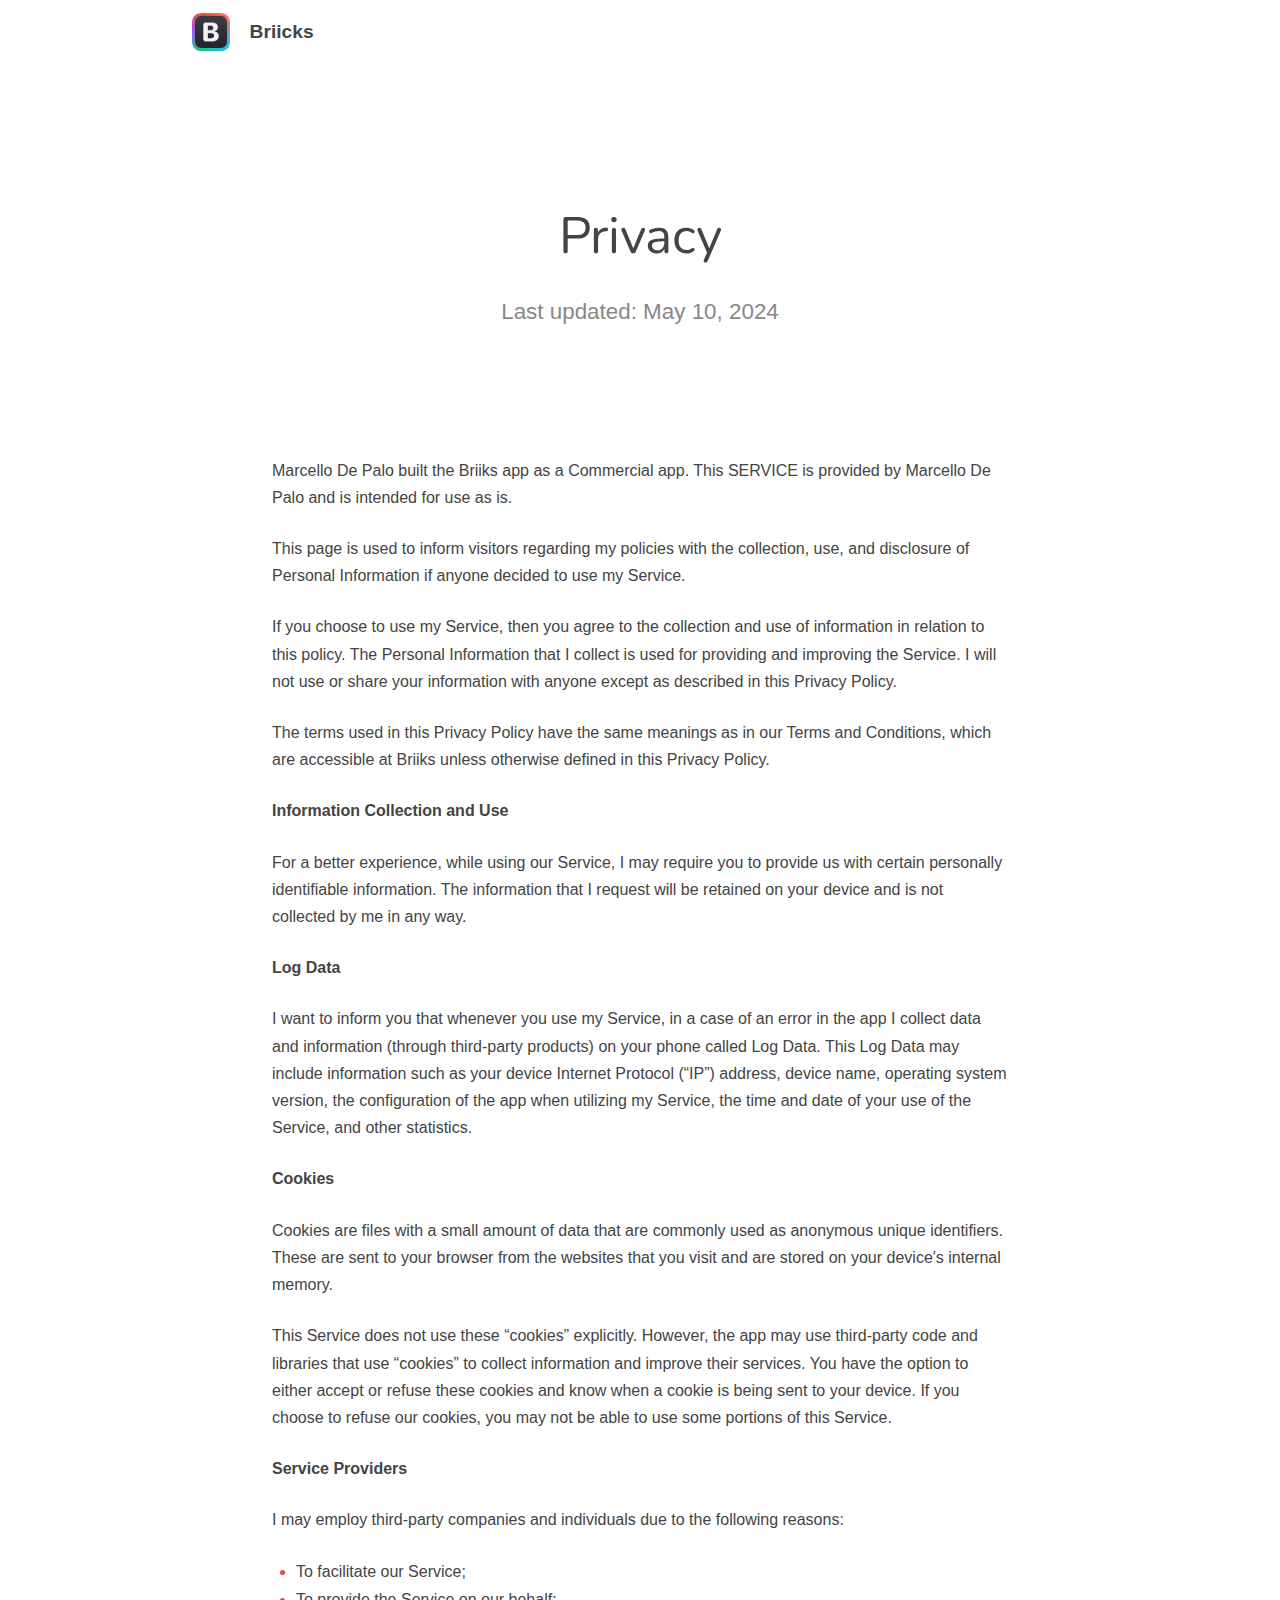
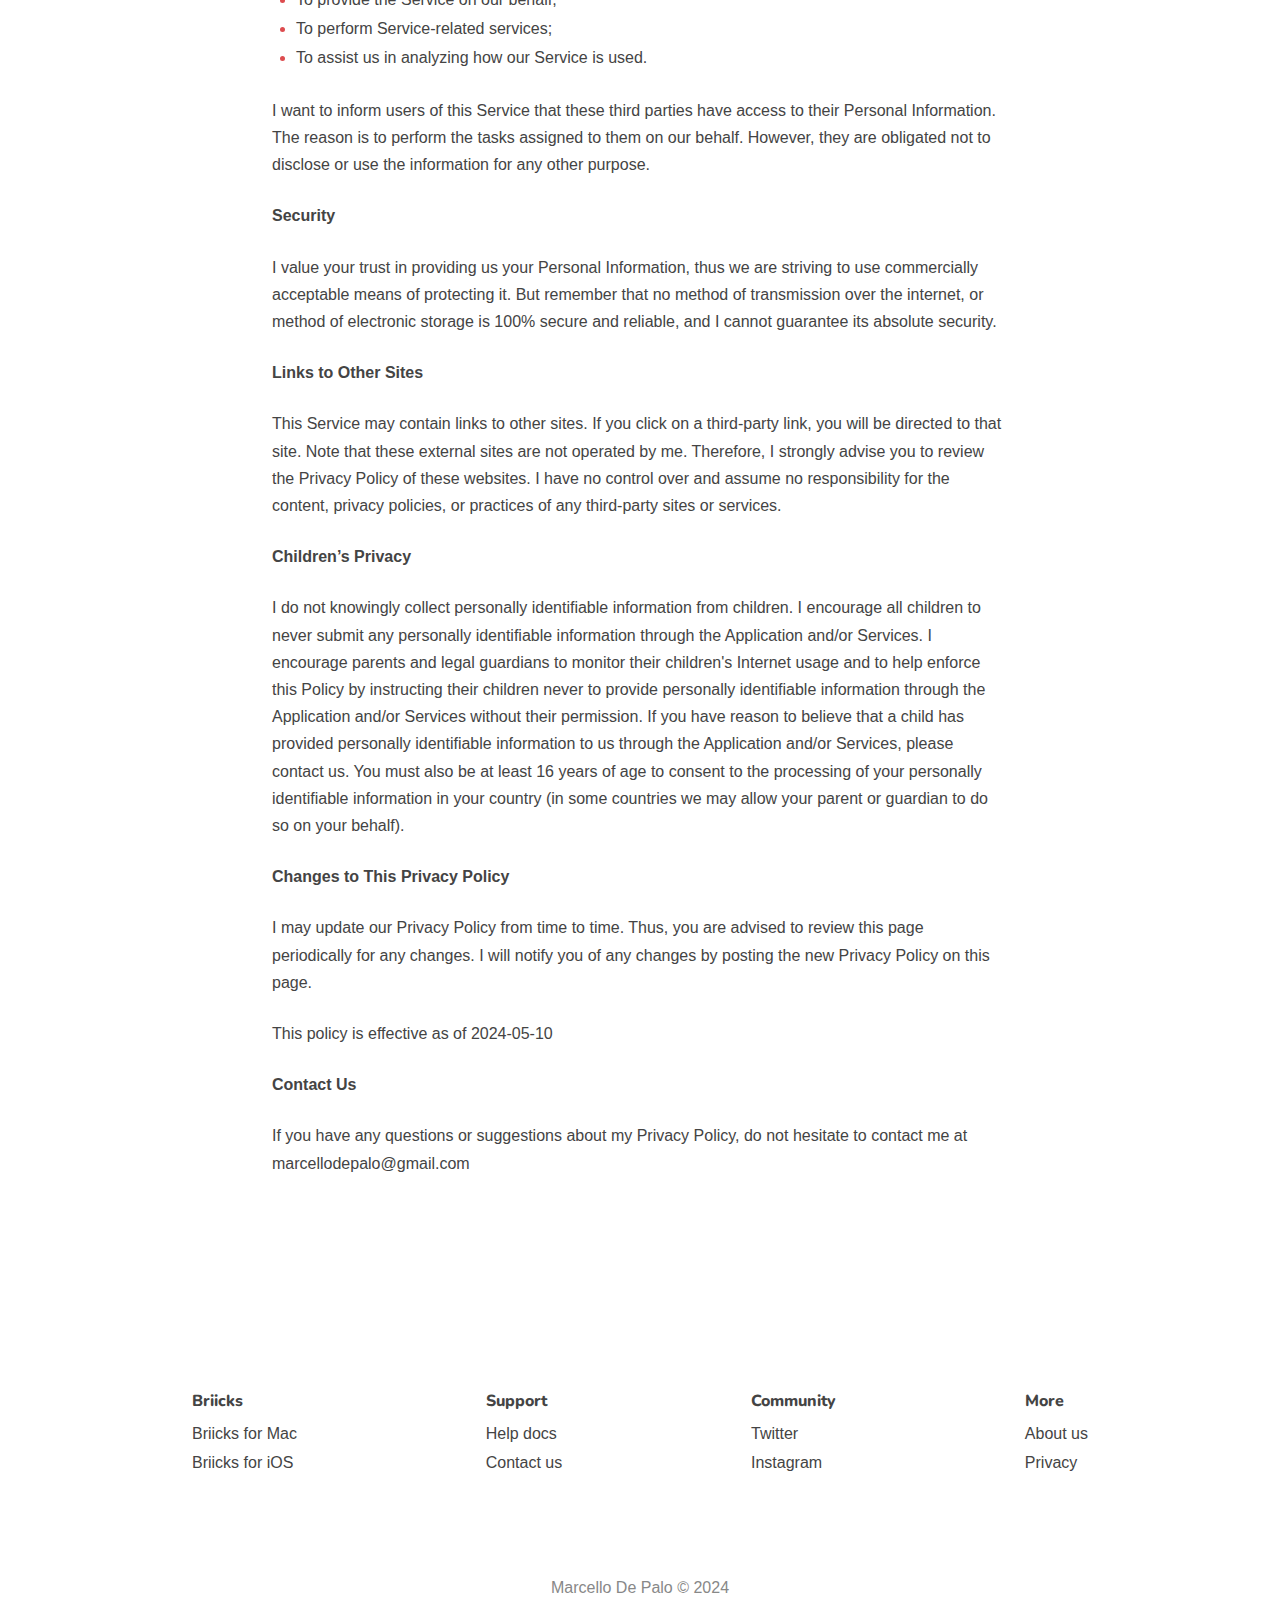
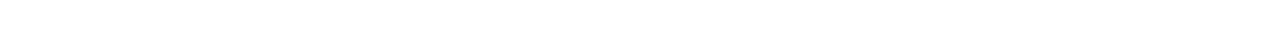
<file: privacy.html>
<!DOCTYPE html>
<html>
	<head>
		<meta http-equiv="Content-Type" content="text/html; charset=UTF-8">
		<meta name="generator" content="Hugo 0.115.2">
		<meta name="viewport" content="width=device-width, initial-scale=1.0">
		
		<link rel="stylesheet" href="./resources/screen.css" media="all">
		<link rel="stylesheet" href="./resources/faq.css" media="all">
		
		<title>Briicks - Privacy</title>
		
		<meta name="description" content="Brick game you’ll love">
		
		<meta property="og:url" content="#">
		<meta property="og:title" content="Briicks">
		<meta property="og:site_name" content="Briicks">
		<meta property="og:type" content="website">
		<meta property="og:description" content="Briicks is a beautiful, ...">
  
		<link rel="preconnect" href="https://fonts.googleapis.com">
		<link rel="preconnect" href="https://fonts.gstatic.com" crossorigin>
		<link href="https://fonts.googleapis.com/css2?family=Nunito:ital,wght@0,200..1000;1,200..1000&display=swap" rel="stylesheet">
	</head>

	<body>
		<nav class="navigation" data-navigation-bar="">
      <div class="navigation-container wrapper">
          <a href="index.html" class="navigation-logo-container">
              <img class="navigation-logo" src="./resources/logo.png">
              <span><b>Briicks</b></span>
          </a>
      </div>
    </nav>
  
  <main aria-role="main" class="faq">
    <section>
      <article class="wrapper">
        <header>
          <h1>Privacy</h1>
          <p class="subtitle">Last updated: May 10, 2024</p>
        </header>
        <p>Marcello De Palo built the Briiks app as a Commercial app. This SERVICE is provided by Marcello De Palo and is intended for use as is.</p>
        <p>This page is used to inform visitors regarding my policies with the collection, use, and disclosure of Personal Information if anyone decided to use my Service.</p>
        <p>If you choose to use my Service, then you agree to the collection and use of information in relation to this policy. The Personal Information that I collect is used for providing and improving the Service. I will not use or share your information with anyone except as described in this Privacy Policy.</p>
        <p>The terms used in this Privacy Policy have the same meanings as in our Terms and Conditions, which are accessible at Briiks unless otherwise defined in this Privacy Policy.</p>
        <p><strong>Information Collection and Use</strong></p>
        <p>For a better experience, while using our Service, I may require you to provide us with certain personally identifiable information. The information that I request will be retained on your device and is not collected by me in any way.</p>
        <p><strong>Log Data</strong></p>
        <p>I want to inform you that whenever you use my Service, in a case of an error in the app I collect data and information (through third-party products) on your phone called Log Data. This Log Data may include information such as your device Internet Protocol (“IP”) address, device name, operating system version, the configuration of the app when utilizing my Service, the time and date of your use of the Service, and other statistics.</p>
        <p><strong>Cookies</strong></p>
        <p>Cookies are files with a small amount of data that are commonly used as anonymous unique identifiers. These are sent to your browser from the websites that you visit and are stored on your device's internal memory.</p>
        <p>This Service does not use these “cookies” explicitly. However, the app may use third-party code and libraries that use “cookies” to collect information and improve their services. You have the option to either accept or refuse these cookies and know when a cookie is being sent to your device. If you choose to refuse our cookies, you may not be able to use some portions of this Service.</p>
        <p><strong>Service Providers</strong></p>
        <p>I may employ third-party companies and individuals due to the following reasons:</p>
        <ul>
          <li>To facilitate our Service;</li>
          <li>To provide the Service on our behalf;</li>
          <li>To perform Service-related services;</li>
          <li>To assist us in analyzing how our Service is used.</li>
        </ul>
        <p>I want to inform users of this Service that these third parties have access to their Personal Information. The reason is to perform the tasks assigned to them on our behalf. However, they are obligated not to disclose or use the information for any other purpose.</p>
        <p><strong>Security</strong></p>
        <p>I value your trust in providing us your Personal Information, thus we are striving to use commercially acceptable means of protecting it. But remember that no method of transmission over the internet, or method of electronic storage is 100% secure and reliable, and I cannot guarantee its absolute security.</p>
        <p><strong>Links to Other Sites</strong></p>
        <p>This Service may contain links to other sites. If you click on a third-party link, you will be directed to that site. Note that these external sites are not operated by me. Therefore, I strongly advise you to review the Privacy Policy of these websites. I have no control over and assume no responsibility for the content, privacy policies, or practices of any third-party sites or services.</p>
        <p><strong>Children’s Privacy</strong></p>
        <p>I do not knowingly collect personally identifiable information from children. I encourage all children to never submit any personally identifiable information through the Application and/or Services. I encourage parents and legal guardians to monitor their children's Internet usage and to help enforce this Policy by instructing their children never to provide personally identifiable information through the Application and/or Services without their permission. If you have reason to believe that a child has provided personally identifiable information to us through the Application and/or Services, please contact us. You must also be at least 16 years of age to consent to the processing of your personally identifiable information in your country (in some countries we may allow your parent or guardian to do so on your behalf).</p>
        <p><strong>Changes to This Privacy Policy</strong></p>
        <p>I may update our Privacy Policy from time to time. Thus, you are advised to review this page periodically for any changes. I will notify you of any changes by posting the new Privacy Policy on this page.</p>
        <p>This policy is effective as of 2024-05-10</p>
        <p><strong>Contact Us</strong></p>
        <p>If you have any questions or suggestions about my Privacy Policy, do not hesitate to contact me at marcellodepalo@gmail.com</p>
      </article>
    </section>

  </main>

  <footer class="footer wrapper">
    <div class="footer-links">
        <ul>
            <li>Briicks</li>
            <li><a href="https://apps.apple.com/app/briicks/id6478837293?platform=mac">Briicks for Mac</a></li>
            <li><a href="https://apps.apple.com/app/briicks/id6478837293?platform=iphone">Briicks for iOS</a></li>
        </ul>
        <ul>
            <li>Support</li>
            <li><a href="#">Help docs</a></li>
            <li><a href="#">Contact us</a></li>
        </ul>
        <ul>
            <li>Community</li>
            <li><a href="#">Twitter</a></li>
            <li><a href="#">Instagram</a></li>
        </ul>
        <ul>
            <li>More</li>
            <li><a href="#">About us</a></li>
            <li><a href="privacy.html">Privacy</a></li>
        </ul>
    </div>
    <div class="footer-copyright">
        <a href="#">Marcello De Palo © 2024</a>
    </div>
  </footer>
  


</body>
</html>
</file>
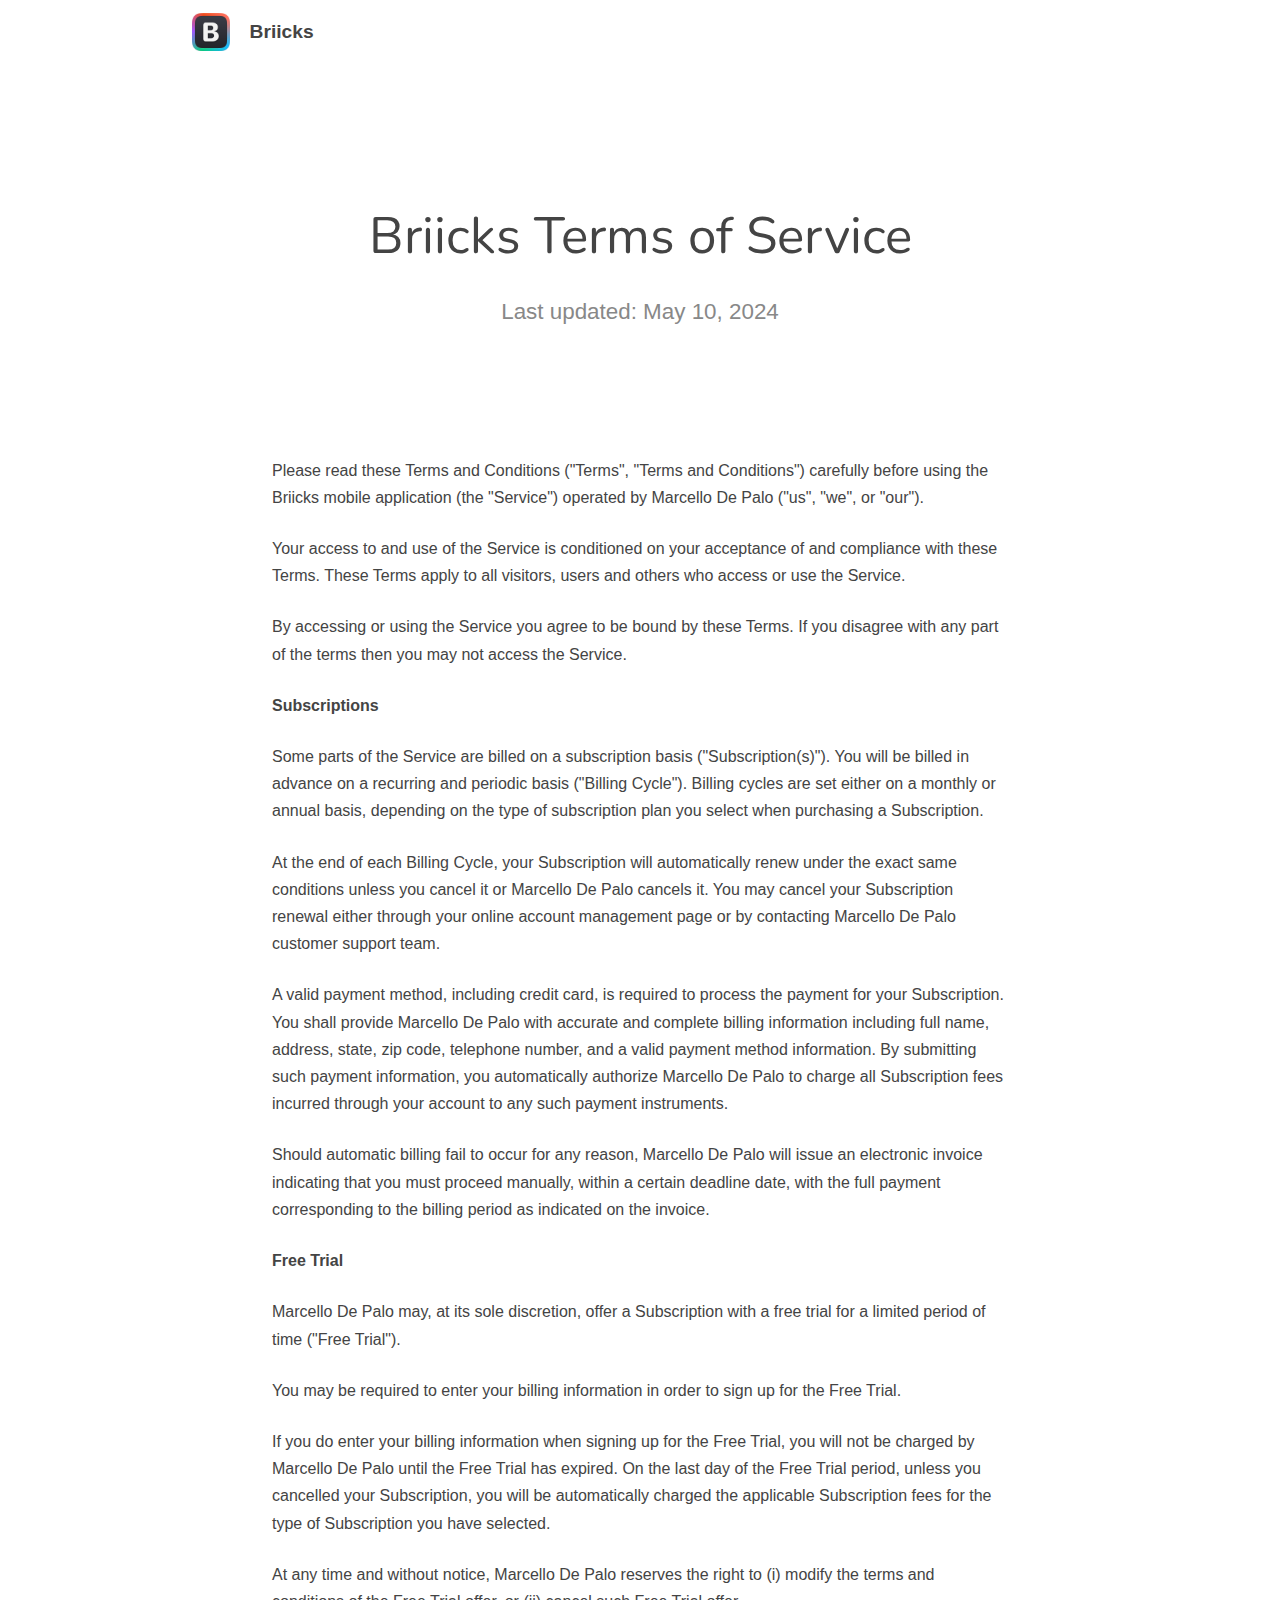
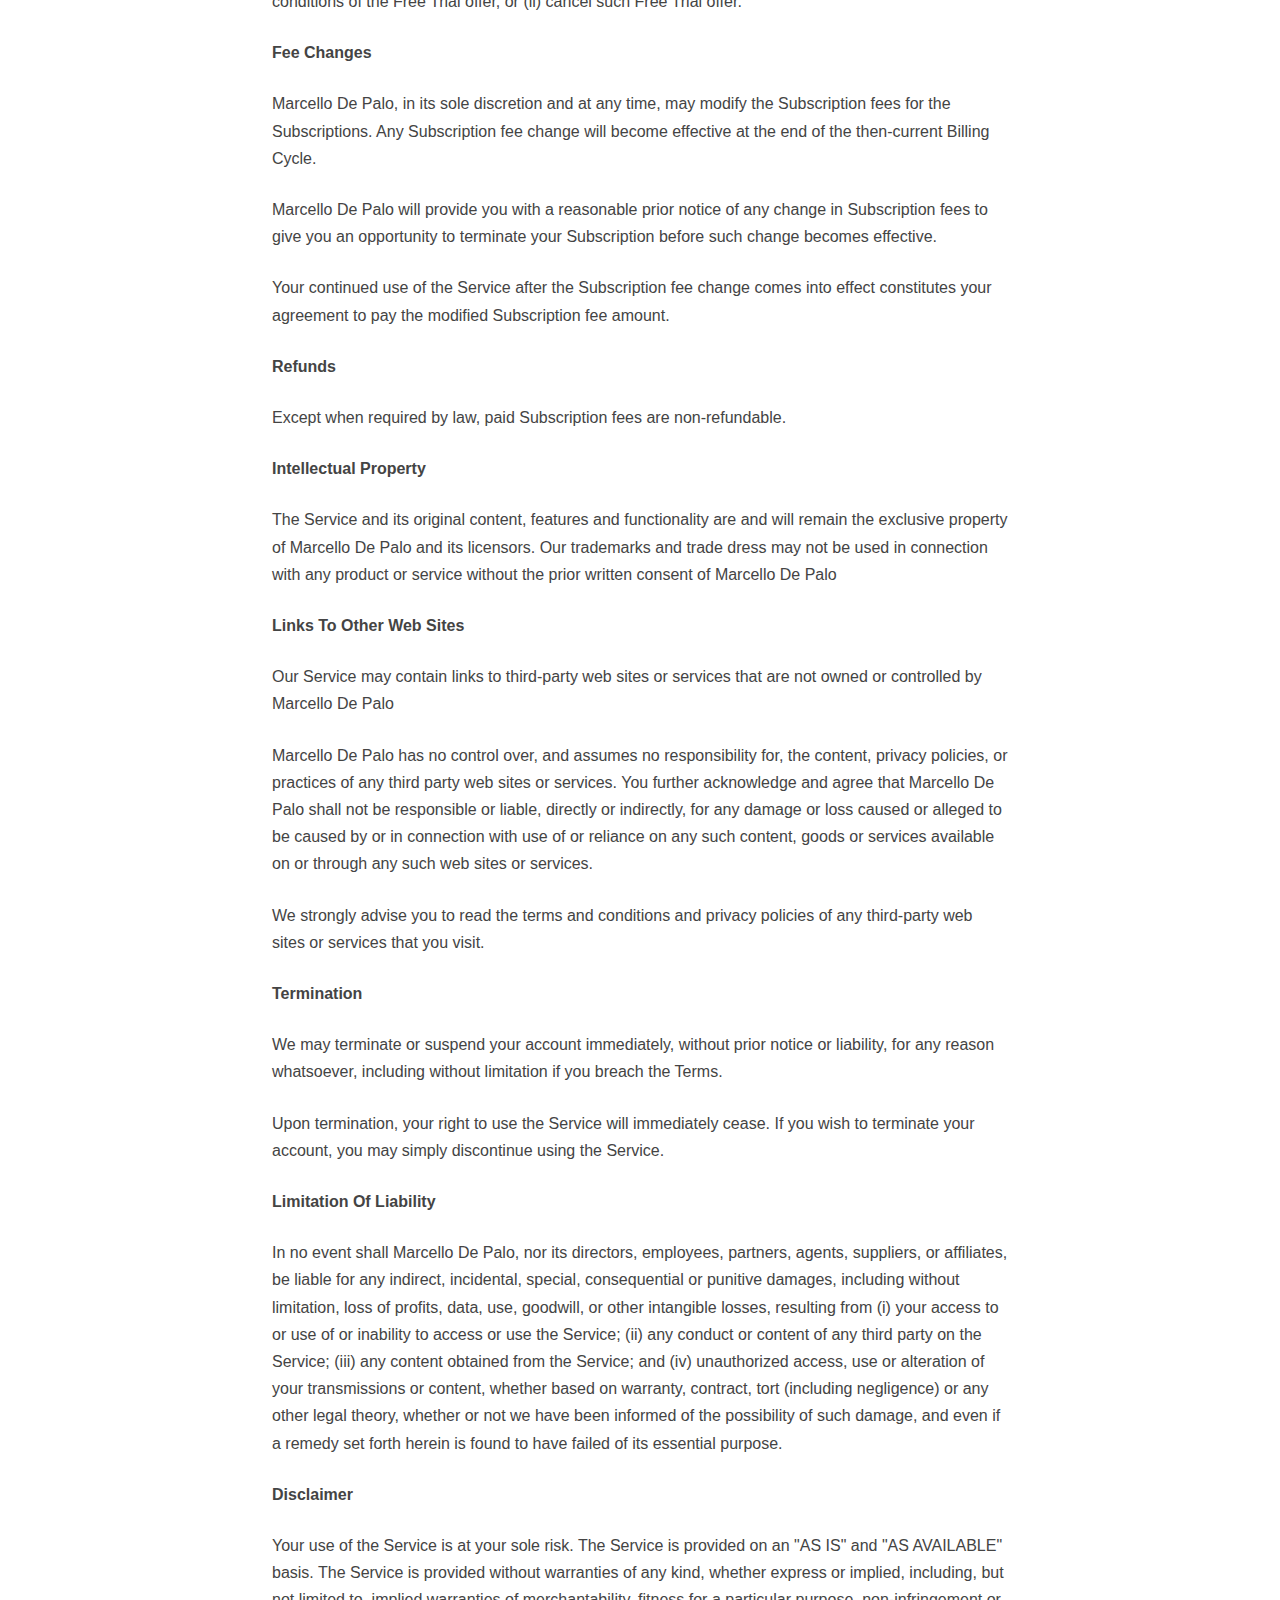
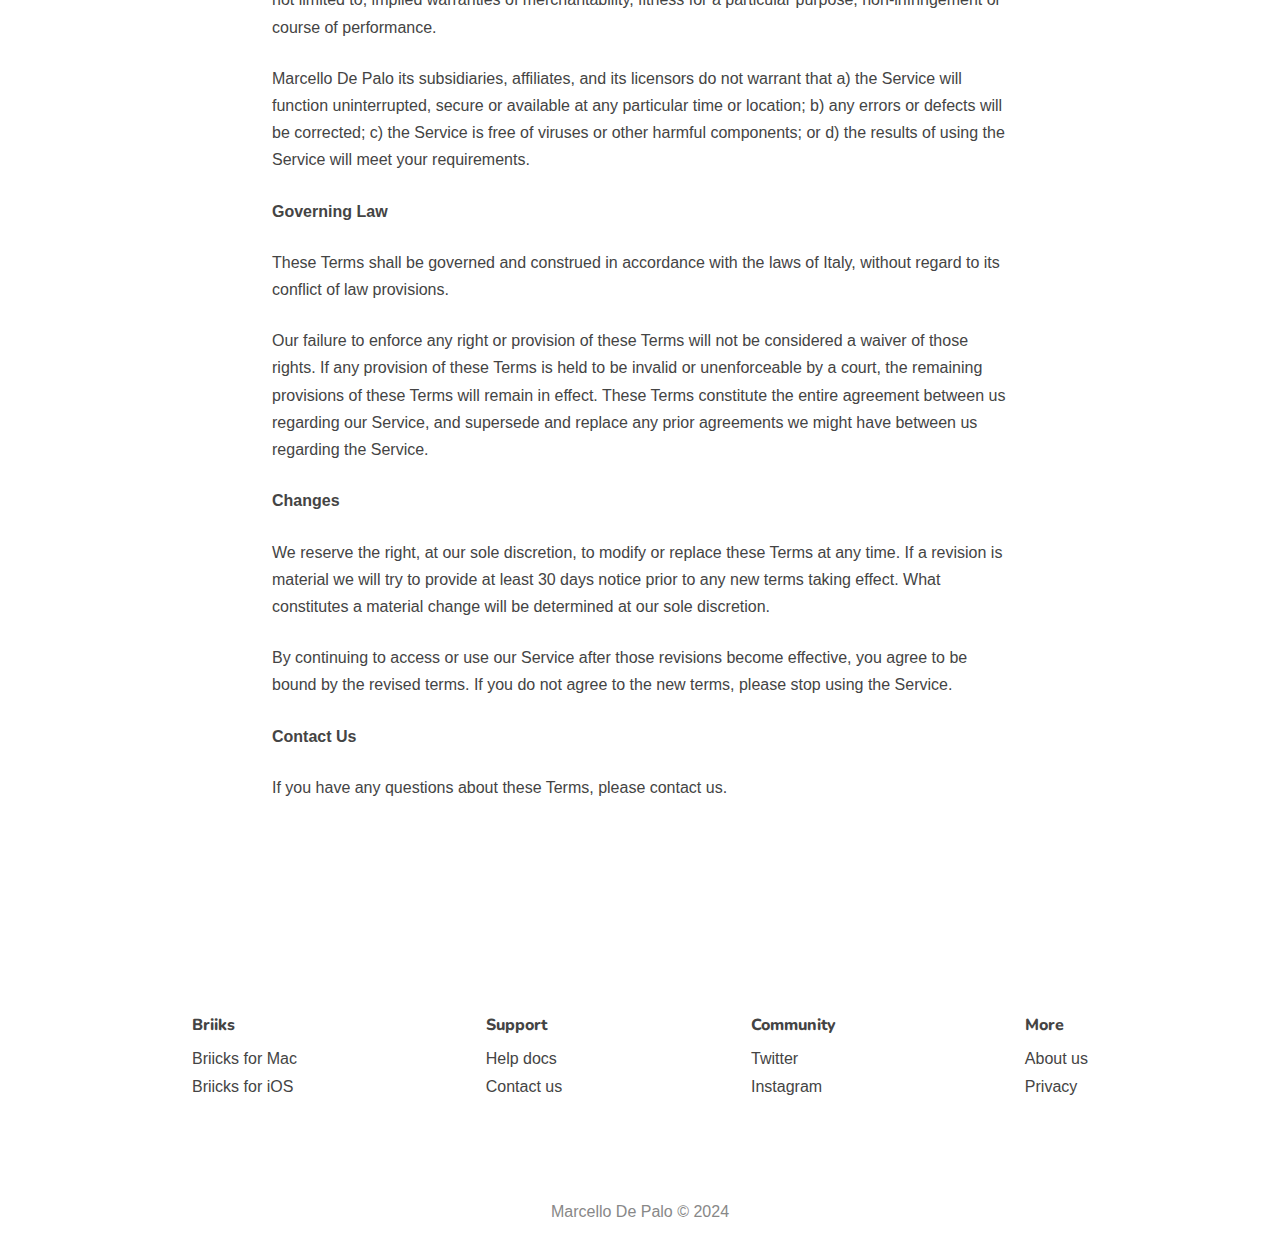
<file: terms.html>
<!DOCTYPE html>
<html>
	<head>
		<meta http-equiv="Content-Type" content="text/html; charset=UTF-8">
		<meta name="generator" content="Hugo 0.115.2">
		<meta name="viewport" content="width=device-width, initial-scale=1.0">
		
		<link rel="stylesheet" href="./resources/screen.css" media="all">
		<link rel="stylesheet" href="./resources/faq.css" media="all">
		
		<title>Briicks</title>
		
		<meta name="description" content="Brick game you’ll love">
		
		<meta property="og:url" content="#">
		<meta property="og:title" content="Briicks">
		<meta property="og:site_name" content="Briicks">
		<meta property="og:type" content="website">
		<meta property="og:description" content="Briicks is a beautiful, ...">
  
		<link rel="preconnect" href="https://fonts.googleapis.com">
		<link rel="preconnect" href="https://fonts.gstatic.com" crossorigin>
		<link href="https://fonts.googleapis.com/css2?family=Nunito:ital,wght@0,200..1000;1,200..1000&display=swap" rel="stylesheet">
	</head>

	<body>
    <nav class="navigation" data-navigation-bar="">
      <div class="navigation-container wrapper">
          <a href="index.html" class="navigation-logo-container">
              <img class="navigation-logo" src="./resources/logo.png">
              <span><b>Briicks</b></span>
          </a>
      </div>
    </nav>
  <main aria-role="main" class="faq">
    <section>
      <article class="wrapper">
        <header>
          <h1>Briicks Terms of Service</h1>
          <p class="subtitle">Last updated: May 10, 2024</p>
        </header>
      
        <p>Please read these Terms and Conditions ("Terms", "Terms and Conditions") carefully before using the Briicks mobile application (the "Service") operated by Marcello De Palo ("us", "we", or "our").</p>
        <p>Your access to and use of the Service is conditioned on your acceptance of and compliance with these Terms. These Terms apply to all visitors, users and others who access or use the Service.</p>
        <p>By accessing or using the Service you agree to be bound by these Terms. If you disagree with any part of the terms then you may not access the Service.</p>
        <p><strong>Subscriptions</strong></p>
        <p>Some parts of the Service are billed on a subscription basis ("Subscription(s)"). You will be billed in advance on a recurring and periodic basis ("Billing Cycle"). Billing cycles are set either on a monthly or annual basis, depending on the type of subscription plan you select when purchasing a Subscription.</p>
        <p>At the end of each Billing Cycle, your Subscription will automatically renew under the exact same conditions unless you cancel it or Marcello De Palo cancels it. You may cancel your Subscription renewal either through your online account management page or by contacting Marcello De Palo customer support team.</p>
        <p>A valid payment method, including credit card, is required to process the payment for your Subscription. You shall provide Marcello De Palo with accurate and complete billing information including full name, address, state, zip code, telephone number, and a valid payment method information. By submitting such payment information, you automatically authorize Marcello De Palo to charge all Subscription fees incurred through your account to any such payment instruments.</p>
        <p>Should automatic billing fail to occur for any reason, Marcello De Palo will issue an electronic invoice indicating that you must proceed manually, within a certain deadline date, with the full payment corresponding to the billing period as indicated on the invoice.</p>
        <p><strong>Free Trial</strong></p>
        <p>Marcello De Palo may, at its sole discretion, offer a Subscription with a free trial for a limited period of time ("Free Trial").</p>
        <p>You may be required to enter your billing information in order to sign up for the Free Trial.</p>
        <p>If you do enter your billing information when signing up for the Free Trial, you will not be charged by Marcello De Palo until the Free Trial has expired. On the last day of the Free Trial period, unless you cancelled your Subscription, you will be automatically charged the applicable Subscription fees for the type of Subscription you have selected.</p>
        <p>At any time and without notice, Marcello De Palo reserves the right to (i) modify the terms and conditions of the Free Trial offer, or (ii) cancel such Free Trial offer.</p>
        <p><strong>Fee Changes</strong></p>
        <p>Marcello De Palo, in its sole discretion and at any time, may modify the Subscription fees for the Subscriptions. Any Subscription fee change will become effective at the end of the then-current Billing Cycle.</p>
        <p>Marcello De Palo will provide you with a reasonable prior notice of any change in Subscription fees to give you an opportunity to terminate your Subscription before such change becomes effective.</p>
        <p>Your continued use of the Service after the Subscription fee change comes into effect constitutes your agreement to pay the modified Subscription fee amount.</p>
        <p><strong>Refunds</strong></p>
        <p>Except when required by law, paid Subscription fees are non-refundable.</p>
        <p><strong>Intellectual Property</strong></p>
        <p>The Service and its original content, features and functionality are and will remain the exclusive property of Marcello De Palo and its licensors. Our trademarks and trade dress may not be used in connection with any product or service without the prior written consent of Marcello De Palo</p>
        <p><strong>Links To Other Web Sites</strong></p>
        <p>Our Service may contain links to third-party web sites or services that are not owned or controlled by Marcello De Palo</p>
        <p>Marcello De Palo has no control over, and assumes no responsibility for, the content, privacy policies, or practices of any third party web sites or services. You further acknowledge and agree that Marcello De Palo shall not be responsible or liable, directly or indirectly, for any damage or loss caused or alleged to be caused by or in connection with use of or reliance on any such content, goods or services available on or through any such web sites or services.</p>
        <p>We strongly advise you to read the terms and conditions and privacy policies of any third-party web sites or services that you visit.</p>
        <p><strong>Termination</strong></p>
        <p>We may terminate or suspend your account immediately, without prior notice or liability, for any reason whatsoever, including without limitation if you breach the Terms.</p>
        <p>Upon termination, your right to use the Service will immediately cease. If you wish to terminate your account, you may simply discontinue using the Service.</p>
        <p><strong>Limitation Of Liability</strong></p>
        <p>In no event shall Marcello De Palo, nor its directors, employees, partners, agents, suppliers, or affiliates, be liable for any indirect, incidental, special, consequential or punitive damages, including without limitation, loss of profits, data, use, goodwill, or other intangible losses, resulting from (i) your access to or use of or inability to access or use the Service; (ii) any conduct or content of any third party on the Service; (iii) any content obtained from the Service; and (iv) unauthorized access, use or alteration of your transmissions or content, whether based on warranty, contract, tort (including negligence) or any other legal theory, whether or not we have been informed of the possibility of such damage, and even if a remedy set forth herein is found to have failed of its essential purpose.</p>
        <p><strong>Disclaimer</strong></p>
        <p>Your use of the Service is at your sole risk. The Service is provided on an "AS IS" and "AS AVAILABLE" basis. The Service is provided without warranties of any kind, whether express or implied, including, but not limited to, implied warranties of merchantability, fitness for a particular purpose, non-infringement or course of performance.</p>
        <p>Marcello De Palo its subsidiaries, affiliates, and its licensors do not warrant that a) the Service will function uninterrupted, secure or available at any particular time or location; b) any errors or defects will be corrected; c) the Service is free of viruses or other harmful components; or d) the results of using the Service will meet your requirements.</p>
        <p><strong>Governing Law</strong></p>
        <p>These Terms shall be governed and construed in accordance with the laws of Italy, without regard to its conflict of law provisions.</p>
        <p>Our failure to enforce any right or provision of these Terms will not be considered a waiver of those rights. If any provision of these Terms is held to be invalid or unenforceable by a court, the remaining provisions of these Terms will remain in effect. These Terms constitute the entire agreement between us regarding our Service, and supersede and replace any prior agreements we might have between us regarding the Service.</p>
        <p><strong>Changes</strong></p>
        <p>We reserve the right, at our sole discretion, to modify or replace these Terms at any time. If a revision is material we will try to provide at least 30 days notice prior to any new terms taking effect. What constitutes a material change will be determined at our sole discretion.</p>
        <p>By continuing to access or use our Service after those revisions become effective, you agree to be bound by the revised terms. If you do not agree to the new terms, please stop using the Service.</p>
        <p><strong>Contact Us</strong></p>
        <p>If you have any questions about these Terms, please contact us.</p>
      </article>
    </section>

  </main>

  <footer class="footer wrapper">
    <div class="footer-links">
        <ul>
            <li>Briiks</li>
            <li><a href="https://apps.apple.com/app/briicks/id6478837293?platform=mac">Briicks for Mac</a></li>
            <li><a href="https://apps.apple.com/app/briicks/id6478837293?platform=iphone">Briicks for iOS</a></li>
        </ul>
        <ul>
            <li>Support</li>
            <li><a href="#">Help docs</a></li>
            <li><a href="#">Contact us</a></li>
        </ul>
        <ul>
            <li>Community</li>
            <li><a href="#">Twitter</a></li>
            <li><a href="#">Instagram</a></li>
        </ul>
        <ul>
            <li>More</li>
            <li><a href="#">About us</a></li>
            <li><a href="privacy.html">Privacy</a></li>
        </ul>
    </div>
    <div class="footer-copyright">
        <a href="#">Marcello De Palo © 2024</a>
    </div>
  </footer>

</body>
</html>
</file>
<file: resources/screen.css>
html, body, div, span, applet, object, iframe, h1, h2, h3, h4, h5, h6, p, blockquote, pre, a, abbr, acronym, address, big, cite, code, del, dfn, em, img, ins, kbd, q, s, samp, small, strike, strong, sub, sup, tt, var, b, u, i, center, dl, dt, dd, ol, ul, li, fieldset, form, label, legend, table, caption, tbody, tfoot, thead, tr, th, td, article, aside, canvas, details, embed, figure, figcaption, footer, header, hgroup, menu, nav, output, ruby, section, summary, time, mark, audio, video {
    margin: 0;
    padding: 0;
    border: 0;
    font: inherit;
    font-size: 100%;
    vertical-align:baseline;
}

* {
    -moz-box-sizing: border-box;
    -webkit-box-sizing: border-box;
    box-sizing:border-box;
}

html {
    line-height:1;
}

html, body {
    height: 100%;
    margin:0
    -webkit-text-size-adjust:none;
}

ol, ul {
    list-style:none;
}

table {
    border-collapse: collapse;
    border-spacing:0;
}

caption, th, td {
    text-align: left;
    font-weight: normal;
    vertical-align:middle;
}

q, blockquote {
    quotes:none;
}

q:before, q:after, blockquote:before, blockquote:after {
    content: "";
    content:none;
}

a img {
    border:none;
}

article, aside, details, figcaption, figure, footer, header, hgroup, main, menu, nav, section, summary {
    display:block;
}

main {
	margin-bottom: 50px;
}

a {
    cursor:pointer;
}

:root {
    --background-color: #fff;
    --background-secondary-color: #F3F5F7;
    --background-tertiary-color: #E4E5E6;
    --text-color: #444444;
    --text-secondary-color: #888888;
    --text-tertiary-color: #d9d9d9;
    --accent-color: #DD4C4F;
    --text-font: "Arial", sans-serif;
    --heading-font: "Nunito";
    --code-font: "roboto-mono";
    --stroke-color: #D9D9D9;

    --tile-padding-top: 36px;
    --tile-padding-bottom: 40px;
    --tile-padding-left: var(--tile-padding-bottom);
    --tile-padding-right: var(--tile-padding-left);
    --tile-border-radius: 30px;

    --global-card-corner-radius: 28px;
    --global-section-background-color: rgb(255,255,255);
    --global-section-background-color-dark: rgb(0,0,0);
    --global-section-background-color-alt: rgb(245,245,247);
    --global-section-background-color-alt-dark: #101010;
    --global-scrim-background-color: rgb(250,250,252);
    --global-scrim-background-color-dark: rgb(22,22,23);
    --global-scrim-background-color-alt: rgb(255,255,255);
    --global-scrim-background-color-alt-dark: rgb(0,0,0);
}

.visuallyhidden{
    position:absolute;
    clip:rect(1px,1px,1px,1px);
    clip-path:inset(0 0 99.9% 99.9%);
    overflow:hidden;
    height:1px;
    width:1px;
    padding:0;
    border:0;
}

html {
    font-size: 16px;
    scroll-behavior: smooth;
}

body {
    font-family: var(--text-font);
    color: var(--text-color);
    line-height: 1.7em;
    height: auto;
    min-height: 100%;
    position: relative;
}

h1,
h2,
h3,
h4,
h5,
h6 {
    font-family: var(--heading-font);
    line-height: 1.1em;
}

h1 {
    font-size: 2.6em;
}

h2 {
    font-size: 2.2em;
}

h3 {
    font-size: 1.8em;
}

@media only screen and (min-width: 32em) {
    h1 {
        font-size: 3.2em; 
    }
}

a {
    color: var(--accent-color);
    text-decoration: none;
}

b, strong {
    font-weight: 700;
}

.wrapper {
    max-width: 60em;
    margin: 0px auto;
    padding: 0em 2em;
    position: relative;
}

h1 + .subtitle {
    margin-top: 1rem;
}

.subtitle {
    font-size: 1.4em;
    color: var(--text-secondary-color);
    max-width: 26em;
    margin: 0px auto;
    text-align: center;
    line-height: 1.4em;
}

.footer-links {
    display: grid;
    grid-template-columns: 1fr;
    grid-gap: 2em 2em;
    margin-bottom: 6em;
}

.footer-links a {
    color: var(--text-color);
}

.footer-links ul li {
    line-height: 1.8em;
    text-align: center;
}

.footer-links ul li:first-child {
    font-family: var(--heading-font);
	font-weight: 800;
    margin-bottom: 0.3em;
}

.footer-copyright {
    color: var(--text-secondary-color);
    text-align: center;
    padding-bottom:  2em;
    position: relative;
}

.footer-copyright img {
    position: relative;
    top: 0.3em;
}

.footer-copyright a {
    color: var(--text-secondary-color);
}

@media only screen and (min-width: 23em) {
    .footer-links {
        justify-content: space-evenly;
        grid-template-columns: repeat(2, auto);
    }

    .footer-links ul li {
        text-align: left;
    }
}

@media only screen and (min-width: 37em) {
    .footer-links {
        justify-content: space-between;
        grid-template-columns: repeat(4, auto);
    }
}

.homepage {
    overflow: hidden;
    margin-top: 7em;
}

@media only screen and (min-width: 32em) {
    .homepage {
        margin-top: 13em;
    }
}

.homepage h1 {
    text-align: center;
}

.apps-hero-container {
    display: flex;
    flex-direction: column;
    align-items: center;
    justify-content: center;
}

.apps-hero-container h1 {
    margin-bottom: 1em;
}

@media only screen and (min-width: 32em) {
    .apps-hero-container h1 {
        margin-bottom: 0.25em;
    }
}

.apps-toggles-container {
    display: flex;
    margin-bottom: 3em;
}

.apps-toggle {
    display: flex;
    align-items: center;
    cursor: pointer;
    padding: 0.8em;
    font-size: 1.5em;
    color: var(--text-color);
    opacity: 0.5;
    position: relative;
}

.apps-toggle:last-child {
    margin-right: 0;
}

.apps-toggle .toggle-icon svg {
    margin-right: 0.5em;
}

.apps-toggle .toggle-icon svg g {
    fill: var(--text-color);
}

.apps-buttons-container {
    margin-bottom: 1em;
}

[data-apps-hero="mac"] h1 u {
    text-underline-offset: 0.3rem;
    text-decoration-color: #9FD7E4;

}

[data-apps-hero="iphone"] h1 u {
    text-underline-offset: 0.3rem;
    text-decoration-color: #884AA9;
}

[data-apps-hero="ipad"] h1 u {
    text-underline-offset: 0.3rem;
    text-decoration-color: #F0CB5F;
}

[data-apps-hero="mac"] .apps-app-store-button {
    display: none;
}

[data-apps-hero="iphone"] .apps-mac-store-button,
[data-apps-hero="ipad"] .apps-mac-store-button {
    display: none;
}

[data-apps-hero="mac"] .apps-screenshot-mac,
[data-apps-hero="iphone"] .apps-screenshot-iphone,
[data-apps-hero="ipad"] .apps-screenshot-ipad {
    opacity: 1;
    display: block;
}

[data-apps-hero="mac"] [data-apps-toggle="mac"],
[data-apps-hero="iphone"] [data-apps-toggle="iphone"],
[data-apps-hero="ipad"] [data-apps-toggle="ipad"] {
    opacity: 1;
}

#features {
    position: relative;
    top: -5em;
}

.feature-lists {
    max-width: 68em;
    margin:  0px auto;
    padding: 2em;
}

.list-image-block {
    position: relative;
    display: flex;
    align-items: center;
    margin-bottom: 10em;
}

.list-image-block p {
    font-size: 2.0em;
    line-height: 1.3em;
    color: var(--text-secondary-color);
    font-family: var(--heading-font);
    font-weight: 300;
}

.list-image-block:nth-child(even) {
    flex-direction: row-reverse;
}

.list-image-block .list {
    display: flex;
    flex-direction: column;
}

.list-image-block .list {
    width: 53%;
}
.list-image-block .list-image {
    width: 59%;
}

.list-image-block:nth-child(odd) :first-child,
.list-image-block:nth-child(even) :last-child {
    margin-right: 2%;
}

.list-image-block:nth-child(even) .list {
    padding-left: 3%;
}

.list-image-block .list ul {
    max-width: 22em;
    list-style: disc;
    margin-left: 1.5em;
}

.list-image-block .list ul li::marker {
    font-size: 1.4em;
}

.list-image-block .list h2 {
    margin-bottom: 0.5em;
    font-size: 2.6em;
}

.list-image-block .list-image img {
    max-width: 100%;
}

.list-image-block .pro-tag {
    background-color: #FCB827;
    align-self: flex-start;
}

.list-image-bg {
    position: absolute;
    z-index: -1;
}

.list-image-block:nth-child(1) .list-image-bg {
    top: -12em;
    right: -38em;
}

.list-image-block:nth-child(2) .list-image-bg {
    top: -8em;
    left: -60em;
}

.list-image-block:nth-child(3) .list-image-bg {
    top: -18em;
    right: -47em;
}

.list-image-block:nth-child(4) .list-image-bg {
    top: -10em;
    left: -30em;
}

.list-image-gif-background {
    padding: 2em;
    background-color: white;
    display: inline-block;
    border-radius: 1em;
    margin-left:  7em;
    -webkit-box-shadow: 0px 13px 34px 0px rgba(0,0,0,0.12);
    -moz-box-shadow: 0px 13px 34px 0px rgba(0,0,0,0.12);
    box-shadow: 0px 13px 34px 0px rgba(0,0,0,0.12);
}

@media screen and (max-width: 53em) {
    .list-image-block,
    .list-image-block:nth-child(even) {
        flex-direction: column;
        align-items: center;
        margin-bottom: 8em;
    }

    .list-image-block .list,
    .list-image-block .list-image {
        width: auto;
        max-width: 30em;
    }

    .list-image-block:nth-child(odd) :first-child,
    .list-image-block:nth-child(even) :last-child {
        margin-right: 0;
    }

    .list-image-block:nth-child(even) .list {
        padding-left: 0;
    }

    .list-image {
        margin-top: 2em;
    }

    .list-image-bg {
        opacity: 0.2;
    }

    .list-image-block:nth-child(2) .list-image-bg {
        top: -7em;
        left: -58em;
        opacity: 0.1;
    }

    .list-image-block:nth-child(3) .list-image-bg {
        top: -10em;
        right: -45em;
    }

    .list-image-block:nth-child(4) .list-image-bg {
        top: -5em;
        left: -35em;
    }

    .list-image-gif-background {
        margin-left: 0em;
    }
}

#price {
    position: relative;
    top: -7em;
}

.pricing .subtitle {
    margin-bottom: 2em;
}

.pricing-tiers-container {
    display: flex;
    margin-bottom: 1em;
}

.pricing-tier-title {
    display: flex;
    align-items: center;
    margin-bottom: 2em;
}

.pricing-tier-title .pro-tag {
    font-size: 1.8em;
    margin-left: 0.5em;
}

.pricing-tier-free {
    width: 40%;
    margin-right: 3%;
    padding: 4em 0em;
}

.pricing-tier-free-subtext {
    color: #888888;
    margin-right: 1em;
    display: none;
}

@media only screen and (min-width: 58em) {
    .pricing-tier-free-subtext {
        display: block;
    }
}

.pricing-tier-pro {
    background-color: white;
    width: 57%;
}

.pricing-tier-free .pricing-tier-item-text {
    padding-right: 1.5em;
}

.pricing-tier-item-text s {
    color: var(--text-secondary-color);
}

.pricing-tier-list .pricing-tier-item-icon {
    margin-right: 0.7em;
    position: relative;
    top: 0.2em;
}

.pricing-tier-list li {
    display: flex;
    align-items: top;
    padding-bottom: 0.8em;
    padding-top: 0.8em;
    border-bottom: #F3F5F7 solid 1px;
}

.pricing-tier-list li:last-child {
    border-bottom: 0;
    margin-bottom: 2em;
}

.pricing-tier-pro {
    padding: 4em 1em;
    border-radius: 2.5em;
    -webkit-box-shadow: 0px 13px 34px 0px rgba(0,0,0,0.12);
    -moz-box-shadow: 0px 13px 34px 0px rgba(0,0,0,0.12);
    box-shadow: 0px 13px 34px 0px rgba(0,0,0,0.12);
}

.pricing-tier-pro .pricing-tier-title,
.pricing-tier-pro .pricing-tier-list,
.prices-container {
    padding-left: 3em;
    padding-right: 3em;
}

.pricing-tier-pro .pricing-tier-list {
    padding-bottom: 1em;
    border-bottom: #F3F5F7 dashed 1px;
    margin-bottom: 2em;
}

.prices-container {
    display: flex;
    justify-content: space-between;
}

.price-tier {
    display: flex;
    flex-direction: column;
    align-items: center;
    justify-content: flex-end;
    position: relative;
    width: 11em;
}

.price-tier-price {
    font-size: 2.5em;
    margin-top: 0.7em;
}

.price-tier-period {
    font-size: 0.5em;
    color: var(--text-secondary-color);
}

.price-tier-highlight {
    position: absolute;
    top: 1.7em;
}

.pricing-app-store-buttons {
    margin-top:  5em;
    text-align: center;
}

[data-pricing-store-button="mac"] .apps-app-store-button {
    display: none;
}

[data-pricing-store-button="iphone"] .apps-mac-store-button,
[data-pricing-store-button="ipad"] .apps-mac-store-button {
    display: none;
}

@media screen and (max-width: 58em) {
    .pricing-tiers-container {
        flex-direction: column;
        align-items: center;
    }

    .pricing-tier-free {
        width: 50%;
    }

    .pricing-tier-pro {
        width: 70%;
    }
}

@media screen and (max-width: 49em) {
    .pricing-tier-free {
        width: 70%;
    }

    .pricing-tier-pro {
        width: 100%;
    }
}

@media screen and (max-width: 36em) {
    .prices-container {
        flex-direction: column;
        align-items: center;
    }

    .price-tier:last-child {
        height: 6em;
    }

    .price-tier:first-child {
        padding-bottom: 1em;
        border-bottom: #F3F5F7 solid 1px;
    }
}

.navigation {
    position: absolute;
    display: flex;
    align-items: center;
    height: 4em;
    width: 100%;
    top: -4em;
    background-color:rgba(255,255,255,1);
    margin-top: 4em;
    z-index: 3;
    position: fixed;
}

@supports(-webkit-backdrop-filter: blur(24px)) {
    .navigation {
        background-color:rgba(255,255,255,0.8);
        -webkit-backdrop-filter: blur(24px);    
    }
}

.navigation.-shadow {
    transition: box-shadow 0.2s ease-in-out;
    -webkit-box-shadow: 0px -5px 15px 1px rgba(0,0,0,0.2);
    -moz-box-shadow: 0px -5px 15px 1px rgba(0,0,0,0.2);
    box-shadow: 0px -5px 15px 1px rgba(0,0,0,0.2);
}

.navigation-container {
    display: flex;
    justify-content: space-between;
    width: 100%;
    height: 100%;
    z-index: 3;
}

.navigation-container.home {
    justify-content: center;   
}

.navigation-name-container {
    display: flex;
    align-items: center;
    font-size: 1.2em;
}

.navigation-name-container:link,
.navigation-name-container:visited,
.navigation-name-container:hover,
.navigation-name-container:active {
    text-decoration: none; 
    color: var(--text-color);
}

.navigation-logo-container {
    display: flex;
    align-items: center;
    font-size: 1.2em;
    margin-right: 1em;
}

.navigation-logo-container:link,
.navigation-logo-container:visited,
.navigation-logo-container:hover,
.navigation-logo-container:active {
    text-decoration: none; 
    color: var(--text-color);
}

.navigation-logo {
    width: 2em;
    height: 2em;
    margin-right: 1em;
}

.navigation-menu {
    display: flex;
    align-items: center;
}

.navigation-menu a {
    color: var(--text-color);
}

.navigation-menu li {
    margin-right: 3.5em;
}

.navigation-menu li:last-child {
    margin-right: 0;
}

.navigation-mobile-menu {
    display: none;
    align-items: center;
    justify-content: flex-end;
    width: 2em;
}

.navigation-mobile-menu .close-icon {
    display: none;
}

.navigation-mobile-drawer {
    position: fixed;
    display: none;
    width: 100%;
    height: 100%;
    top: -100%;
    padding-top: 3.9em;
    z-index: 2;
    transition: top 0.3s ease-in-out;
}

.navigation-mobile-drawer .mobile-drawer-content {
    flex: 1;
    background-color: #FFFFFF;
    padding: 2em;
    overflow: scroll;
}

.navigation-mobile-drawer .mobile-drawer-content li{
    display: flex;
}

.navigation-mobile-drawer .mobile-drawer-content a {
    flex: 1;
    font-size: 1.4em;
    font-weight: 500;
    margin-bottom: 1.8em;
}

.navigation-mobile-drawer .mobile-drawer-content a.-grey {
    color: var(--text-color);
}

.navigation-mobile-drawer .mobile-drawer-content a.-border {
    border-bottom: solid 1px var(--stroke-color);
    margin-bottom: 1.2em;
    padding-bottom: 1.2em;
}

@media screen and (max-width: 40em) {
    .navigation {
        background-color: transparent;
        -webkit-backdrop-filter: blur(0px);
    }

    .navigation-container {
        background-color:rgba(255,255,255,0.8);
        -webkit-backdrop-filter: blur(24px);
    }

    .navigation-menu {
        display: none;
    }

    .navigation-mobile-menu,
    .navigation-mobile-drawer {
        display: flex;
    }
}
</file>
<file: resources/faq.css>
.faq {
	overflow: hidden;
	margin-top: 7em;
}

@media only screen and (min-width: 32em) {
	.faq {
		margin-top: 13em;
	}
}

.faq article.wrapper {
	max-width: 50em;
}

/* Main Header */

.faq header {
	text-align: center;
	padding-bottom: 6em;
}

.faq header h1 {
	text-align: center;
	max-width: 14em;
	display: inline-block;
}

@media only screen and (max-width: 46em) {
	.faq header h1 {
		width: 100%;
	}
}

.faq header .back_button {
	background-color: #FBEDED;
	color: var(--accent-color);
	display: inline-block;
	padding: 0.7em 1.5em;
	border-radius: 14px;
	margin-top: 0.3em;
}

.faq header .back_button svg {
	position: relative;
	top: 0.2em;
}

.faq article {
	margin-bottom: 10em;
}

/* FAQ Paragraphs */

.faq article p {
	margin-bottom: 1.5em;
}

.faq article hr {
	border: none;
	border-bottom: 1px solid var(--background-tertiary-color);
	margin: 1.5em 0;
}


/* FAQ Headers */

.faq article :is(p, ul, ol, nav)+ :is(h1, h2, h3, h4, h5, h6) {
	margin-top: 1.5em;
}

.faq :is(h1, h2, h3, h4, h5, h6) {
	margin-bottom: 0.3em;
}


.faq h2 {
	font-size: 2em;
}

.faq h3 {
	font-size: 1.6em;
}

.faq h4 {
	font-size: 1.4em;
}

/* Images */

.faq article img {
	max-width: 100%;
}

/* Lists */

.faq article li {
	display: list-item;
	line-height: 1.8em;
}

.faq article ul {
	list-style-type: disc;
	margin-left: 1.5em;
	margin-bottom: 1.5em;
}

.faq article li ul {
	list-style: circle;
}

.faq article li li ul {
	list-style: disc;
}

.faq article li li li ul {
	list-style: circle;
}

.faq article li li li li ul {
	list-style: disc;
}

.faq article li li li li li ul {
	list-style: circle;
}

.faq article li li li li li li ul {
	list-style: disc;
	/* should be black diamond, but that is not supported */
}

.faq article li li li li li li li ul {
	list-style: circle;
	/* should be white diamond, but that is not supported */
}

.faq article li::marker {
	color: var(--accent-color);
}

.faq code {
	background-color: var(--background-secondary-color);
	padding: 0.3em 0.4em;
	border-radius: 0.3em;
	font-family: var(--code-font);
	font-size: 0.9em;
}
</file>
